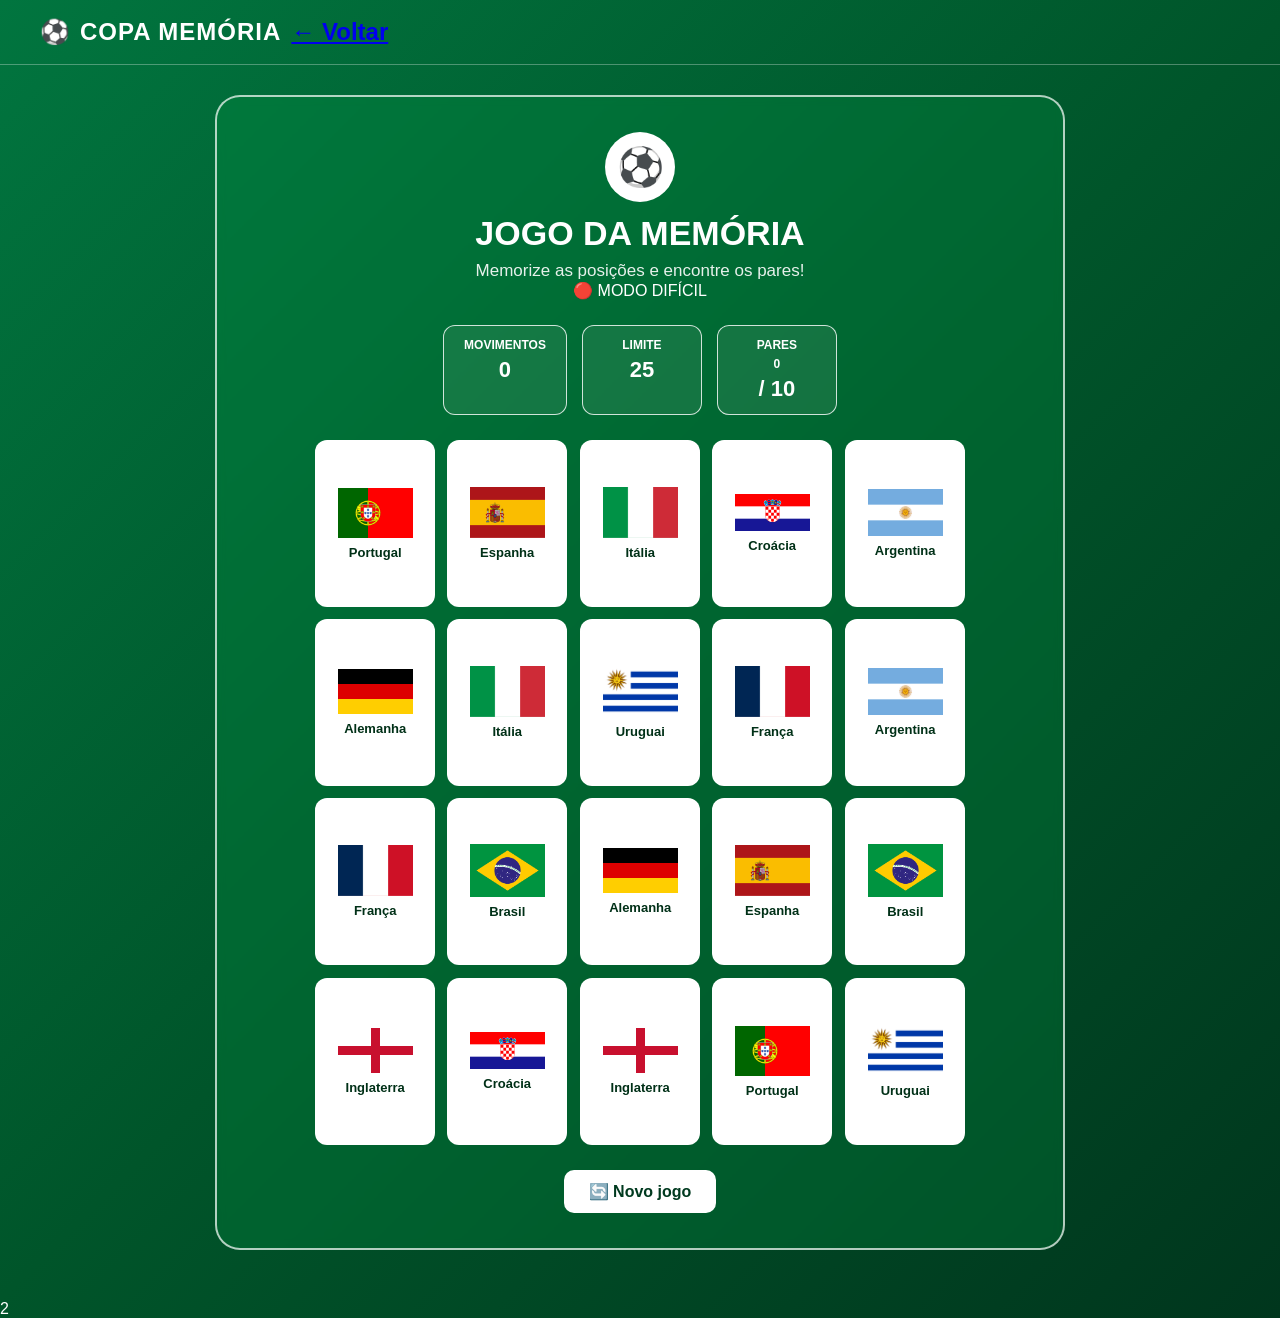
<file: dificil.html>
<!DOCTYPE html>
<html lang="pt-BR">
<head>
    <meta charset="UTF-8">
    <meta name="viewport" content="width=device-width, initial-scale=1.0">

    <title>Copa Memória</title>

    <link rel="stylesheet" href="css/style.css">
</head>

<body>

    <header>

        <div class="logo">

            ⚽

            <span>COPA MEMÓRIA</span>

            <a href="./inicio.html" class="voltar">
                ← Voltar
            </a>

        </div>

    </header>


    <main>

        <section class="game-container">

            <div class="titulo">

                <div class="bola">
                    ⚽
                </div>

                <h1>JOGO DA MEMÓRIA</h1>

                <p> Memorize as posições e encontre os pares!</p>

                <span class="nivel nivel-dificil">
                    🔴 MODO DIFÍCIL
                </span>
            </div>


            <div class="informacoes">

                <div class="info-box">

                    <span>MOVIMENTOS</span>

                    <strong id="movimentos">
                        0
                    </strong>
                </div>


                <div class="info-box">

                    <span>LIMITE</span>
                    <strong>25</strong>
                </div>


                <div class="info-box">

                    <span>PARES</span>

                    <strong>

                        <span id="pares">
                            0
                        </span>

                        / 10
                    </strong>
                </div>
            </div>


            <p
                id="mensagem" class="mensagem"
            >
            </p>


            <div
                id="tabuleiro" class="tabuleiro"
            >
            </div>


            <button
                id="novoJogo" class="botao"
            >
                🔄 Novo jogo
            </button>
        </section>
    </main>


    <!-- CONTAGEM DE 5 SEGUNDOS -->

    <div
        id="contagem" class="contagem"
    >

        <div class="contagem-conteudo">

            <div
                id="numeroContagem" class="numero-contagem"
            >
                5
            </div>

        </div>
    </div>


    <!-- PERGUNTA -->

    <div
        id="modalPergunta"
        class="modal"
    >

        <div class="modal-content">

            <button
                id="fecharModal" class="fechar"
            >
                ×
            </button>

            <div id="perguntaConteudo"></div>
        </div>
    </div>


    <!-- FINAL -->

    <div
        id="modalFinal"
        class="modal"
    >

        <div class="modal-content">

            <div class="pergunta-imagem">
                🏆
            </div>

            <h2> Parabéns!</h2>

            <p class="pergunta"> Você conseguiu encontrar todos os pares! </p>

            <p>
                Movimentos:
                <strong id="movimentosFinal">
                    0
                </strong>
            </p>

            <button
                id="jogarNovamente"
                class="botao"
            >
                Jogar novamente
            </button>
        </div>
    </div>


    <script src="js/dificil.js"></script>

</body>

</html>
</file>
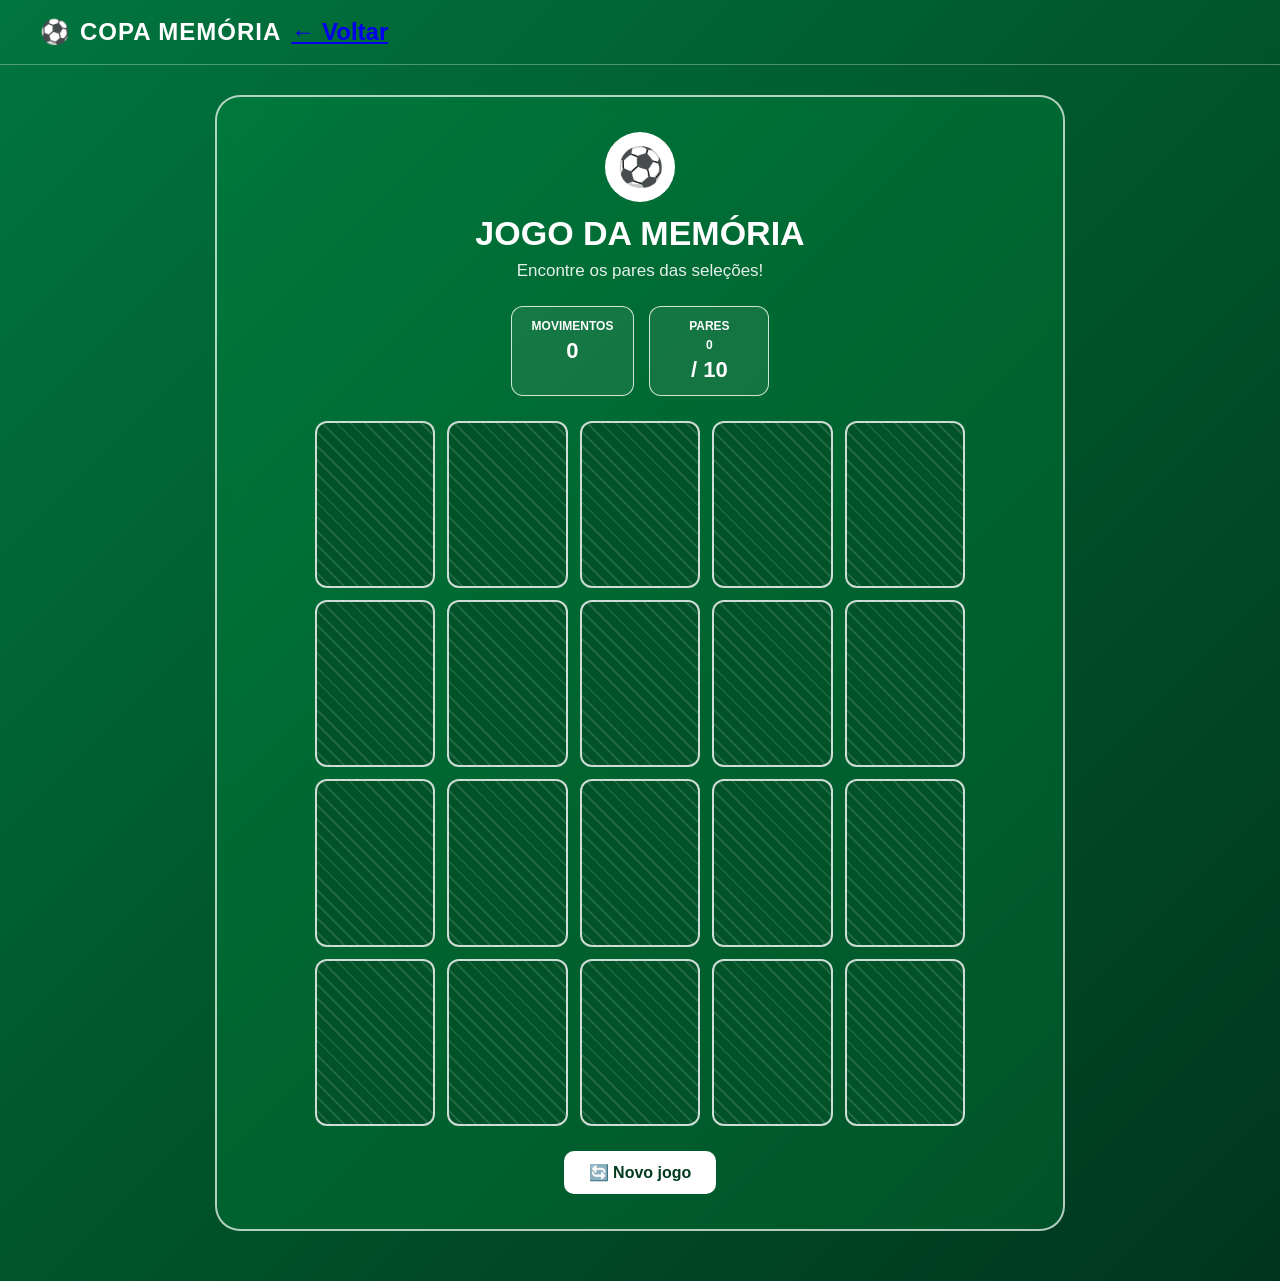
<file: facil.html>
<!DOCTYPE html>
<html lang="pt-BR">
<head>
    <meta charset="UTF-8">
    <meta name="viewport" content="width=device-width, initial-scale=1.0">

    <title>Copa Memória</title>

    <link rel="stylesheet" href="css/style.css">
</head>

<body>

    <header>
        <div class="logo">
            ⚽
            <span>COPA MEMÓRIA</span>

            
            <a href="./inicio.html" class="voltar">
                ← Voltar
            </a>
        </div>
    </header>

    <main>

        <section class="game-container">

            <div class="titulo">
                <div class="bola">⚽</div>

                <h1>JOGO DA MEMÓRIA</h1>

                <p>Encontre os pares das seleções!</p>
            </div>

            <div class="informacoes">

                <div class="info-box">
                    <span>MOVIMENTOS</span>
                    <strong id="movimentos">0</strong>
                </div>

                <div class="info-box">
                    <span>PARES</span>
                    <strong>
                        <span id="pares">0</span> / 10
                    </strong>
                </div>

            </div>

            <div id="tabuleiro" class="tabuleiro"></div>

            <button id="novoJogo" class="botao">
                🔄 Novo jogo
            </button>

        </section>

    </main>

    <!-- Modal da pergunta -->
    <div id="modalPergunta" class="modal">

        <div class="modal-content">

            <button id="fecharModal" class="fechar">
                ×
            </button>

            <div id="perguntaConteudo"></div>

        </div>

    </div>

    <!-- Tela final -->
    <div id="modalFinal" class="modal">

        <div class="modal-content final">

            <div class="trofeu">
                🏆
            </div>

            <h2>Parabéns!</h2>

            <p>Você encontrou todos os pares!</p>

            <p>
                Movimentos:
                <strong id="movimentosFinal">0</strong>
            </p>

            <button id="jogarNovamente" class="botao">
                Jogar novamente
            </button>

        </div>

    </div>

    <script src="js/facil.js"></script>

</body>
</html>
</file>
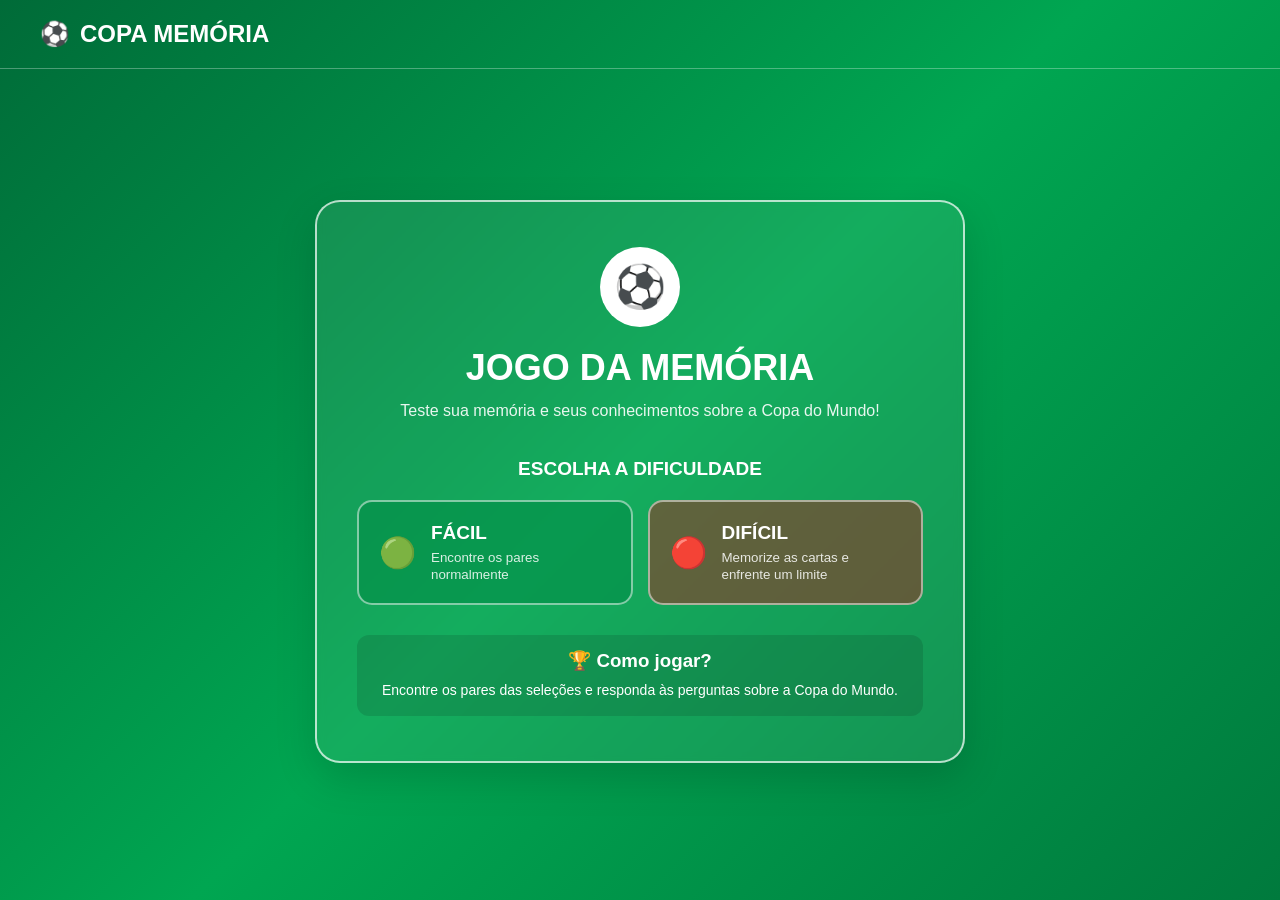
<file: inicio.html>
<!DOCTYPE html>
<html lang="pt-BR">

<head>
    <meta charset="UTF-8">

    <meta name="viewport" content="width=device-width, initial-scale=1.0">

    <title>Copa Memória</title>

    <link rel="stylesheet" href="css/inicio.css">
</head>

<body>

    <header class="cabecalho">

        <div class="logo">
            ⚽
            <span>COPA MEMÓRIA</span>
        </div>

    </header>


    <main class="inicio">

        <section class="menu">

            <div class="bola">
                ⚽
            </div>

            <h1>JOGO DA MEMÓRIA</h1>

            <p class="subtitulo">
                Teste sua memória e seus conhecimentos sobre a Copa do Mundo!
            </p>


            <div class="escolha">

                <h2>ESCOLHA A DIFICULDADE</h2>

                <div class="dificuldades">

                    <a href="./facil.html" class="botao-dificuldade facil">

                        <span>🟢</span>

                        <div>
                            <strong>FÁCIL</strong>

                            <small>
                                Encontre os pares normalmente
                            </small>
                        </div>
                    </a>


                    <a href="./dificil.html" class="botao-dificuldade dificil">

                        <span>🔴</span>

                        <div>
                            <strong>DIFÍCIL</strong>
                            <small> Memorize as cartas e enfrente um limite </small>
                            
                        </div>
                    </a>
                </div>
            </div>


            <div class="regras">

                <h3>🏆 Como jogar?</h3>

                <p> Encontre os pares das seleções e responda
                    às perguntas sobre a Copa do Mundo.</p>

            </div>
        </section>
    </main>

</body>

</html>
</file>
<file: css/style.css>
* {
    margin: 0;
    padding: 0;
    box-sizing: border-box;
}

body {
    font-family: Arial, Helvetica, sans-serif;
    min-height: 100vh;
    background: linear-gradient(135deg, #01753f, #00552a, #00361d);
    color: white;
}

/* CABEÇALHO */

header {
    width: 100%;
    padding: 18px 40px;
    border-bottom: 1px solid rgba(255,255,255,0.3);
}

.logo {
    display: flex;
    align-items: center;
    gap: 10px;
    font-size: 24px;
    font-weight: bold;
}

.logo span {
    letter-spacing: 1px;
}

/* CONTAINER */

main {
    display: flex;
    justify-content: center;
    padding: 30px 15px 50px;
}

.game-container {
    width: 100%;
    max-width: 850px;
    padding: 35px;
    border: 2px solid rgba(255,255,255,0.7);
    border-radius: 25px;
    background: rgba(0,150,70,0.25);
    backdrop-filter: blur(5px);
    text-align: center;
}

/* TÍTULO */

.titulo {
    margin-bottom: 25px;
}

.bola {
    width: 70px;
    height: 70px;
    margin: 0 auto 12px;
    display: flex;
    align-items: center;
    justify-content: center;
    background: white;
    color: #016131;
    border-radius: 50%;
    font-size: 38px;
}

.titulo h1 {
    font-size: 34px;
    margin-bottom: 8px;
}

.titulo p {
    font-size: 17px;
    opacity: 0.9;
}

/* INFORMAÇÕES */

.informacoes {
    display: flex;
    justify-content: center;
    gap: 15px;
    margin-bottom: 25px;
}

.info-box {
    min-width: 120px;
    padding: 12px 20px;
    border: 1px solid rgba(255,255,255,0.8);
    border-radius: 12px;
    background: rgba(255,255,255,0.08);
}

.info-box span {
    display: block;
    font-size: 12px;
    font-weight: bold;
    margin-bottom: 5px;
}

.info-box strong {
    font-size: 22px;
}

/* TABULEIRO */

.tabuleiro {
    display: grid;
    grid-template-columns: repeat(5, 1fr);
    gap: 12px;
    max-width: 650px;
    margin: auto;
}

/* CARTAS */

.carta {
    aspect-ratio: 0.72;
    perspective: 1000px;
    cursor: pointer;
}

.carta-inner {
    width: 100%;
    height: 100%;
    position: relative;
    transition: transform 0.6s;
    transform-style: preserve-3d;
}

.carta.virada .carta-inner {
    transform: rotateY(180deg);
}

.carta-frente,
.carta-verso {
    position: absolute;
    width: 100%;
    height: 100%;
    backface-visibility: hidden;
    border-radius: 12px;
    border: 2px solid rgba(255,255,255,0.8);
}

/* VERSO */

.carta-verso {
    background:
        repeating-linear-gradient(
            45deg,
            transparent,
            transparent 8px,
            rgba(255,255,255,0.12) 8px,
            rgba(255,255,255,0.12) 10px
        ),
        #015228;

    display: flex;
    align-items: center;
    justify-content: center;
    font-size: 30px;
}

/* FRENTE */

.carta-frente {
    background: white;
    transform: rotateY(180deg);
    display: flex;
    flex-direction: column;
    align-items: center;
    justify-content: center;
    padding: 8px;
    color: #003017;
}

.carta-frente img {
    width: 75%;
    max-height: 65%;
    object-fit: contain;
    margin-bottom: 7px;
}

.carta-frente span {
    font-size: 13px;
    font-weight: bold;
}

/* PAR ENCONTRADO */

.carta.encontrada .carta-frente {
    border: 3px solid #ffe600;
}

/* BOTÃO */

.botao {
    margin-top: 25px;
    padding: 12px 25px;
    border: none;
    border-radius: 10px;
    background: white;
    color: #003a1f;
    font-size: 16px;
    font-weight: bold;
    cursor: pointer;
}

.botao:hover {
    transform: scale(1.05);
    background: #f0f0f0;
}

/* MODAL */

.modal {
    position: fixed;
    inset: 0;
    background: rgba(0,0,0,0.65);
    display: none;
    align-items: center;
    justify-content: center;
    padding: 20px;
    z-index: 1000;
}

.modal.ativo {
    display: flex;
}

.modal-content {
    width: 100%;
    max-width: 500px;
    background: white;
    color: #222;
    border-radius: 20px;
    padding: 30px;
    text-align: center;
    position: relative;
    animation: aparecer 0.3s ease;
}

@keyframes aparecer {
    from {
        opacity: 0;
        transform: scale(0.8);
    }

    to {
        opacity: 1;
        transform: scale(1);
    }
}

.fechar {
    position: absolute;
    top: 10px;
    right: 15px;
    border: none;
    background: none;
    font-size: 30px;
    cursor: pointer;
    color: #555;
}

.pergunta-imagem {
    width: 80px;
    height: 80px;
    object-fit: contain;
    margin-bottom: 10px;
}

.modal-content h2 {
    color: #014224;
    margin-bottom: 15px;
}

.pergunta {
    font-size: 19px;
    font-weight: bold;
    margin-bottom: 20px;
}

.opcoes {
    display: grid;
    gap: 10px;
}

.opcao {
    padding: 12px;
    border: 2px solid #008f4c;
    border-radius: 10px;
    background: white;
    color: #008f4c;
    cursor: pointer;
    font-size: 16px;
    font-weight: bold;
}

.opcao:hover {
    background: #008f4c;
    color: white;
}

/* RESULTADO */

.resultado {
    margin-top: 15px;
    padding: 12px;
    border-radius: 10px;
    font-weight: bold;
}

.correto {
    background: #d4edda;
    color: #155724;
}

.errado {
    background: #f8d7da;
    color: #721c24;
}

.curiosidade {
    margin-top: 15px;
    padding: 12px;
    background: #fff8d6;
    border-radius: 10px;
    color: #664d00;
    font-size: 14px;
}

/* TELA FINAL */

.trofeu {
    font-size: 65px;
    margin-bottom: 10px;
}

.final h2 {
    font-size: 30px;
    color: #036336;
    margin-bottom: 10px;
}

.final p {
    margin-bottom: 10px;
    font-size: 17px;
}

/* RESPONSIVO */

@media (max-width: 700px) {
    header {
        padding: 15px 20px;
    }

    .logo {
        font-size: 20px;
    }

    .game-container {
        padding: 20px 15px;
    }

    .titulo h1 {
        font-size: 27px;
    }

    .tabuleiro {
        grid-template-columns: repeat(4, 1fr);
        gap: 8px;
    }

    .carta-frente span {
        font-size: 10px;
    }
}

@media (max-width: 450px) {
    .tabuleiro {
        grid-template-columns: repeat(3, 1fr);
    }

    .informacoes {
        gap: 8px;
    }

    .info-box {
        min-width: 100px;
        padding: 10px;
    }

    .info-box strong {
        font-size: 18px;
    }
}
</file>
<file: css/inicio.css>
* {
    margin: 0;
    padding: 0;
    box-sizing: border-box;
}


body {  

    min-height: 100vh;
    font-family: Arial, Helvetica, sans-serif;
    color: white;
    background:
        linear-gradient(
            135deg,
            #006b38,
            #00a651,
            #007a3d
        );
}


/* CABEÇALHO */

.cabecalho {

    width: 100%;
    padding: 20px 40px;
    border-bottom: 1px solid rgba(255,255,255,0.3);
}


.logo {

    display: flex;
    align-items: center;
    gap: 10px;
    font-size: 24px;
    font-weight: bold;
}


/* PÁGINA INICIAL */

.inicio {

    min-height: calc(100vh - 75px);
    display: flex;
    align-items: center;
    justify-content: center;
    padding: 30px 15px;
}


.menu {

    width: 100%;
    max-width: 650px;
    padding: 45px 40px;
    text-align: center;
    border: 2px solid rgba(255,255,255,0.7);
    border-radius: 25px;
    background: rgba(255,255,255,0.08);
    backdrop-filter: blur(5px);
    box-shadow:
        0 15px 40px rgba(0,0,0,0.15);
}


/* BOLA */

.bola {

    width: 80px;
    height: 80px;
    margin: 0 auto 20px;
    display: flex;
    align-items: center;
    justify-content: center;
    border-radius: 50%;
    background: white;
    color: #008f4c;
    font-size: 42px;
}


.menu h1 {

    font-size: 36px;
    margin-bottom: 10px;
}


.subtitulo {

    max-width: 500px;
    margin: auto;
    line-height: 1.5;
    opacity: 0.9;
}


/* ESCOLHA */

.escolha {
    margin-top: 35px;
}


.escolha h2 {

    font-size: 19px;
    margin-bottom: 20px;
}


.dificuldades {

    display: grid;
    grid-template-columns: 1fr 1fr;
    gap: 15px;
}


.botao-dificuldade {

    text-decoration: none;
    color: white;
    display: flex;
    align-items: center;
    gap: 15px;
    padding: 20px;
    border-radius: 15px;
    text-align: left;
    transition: 0.25s;
    border: 2px solid rgba(255,255,255,0.5);
}


.botao-dificuldade:hover {

    transform: translateY(-4px);
    border-color: white;
}


.botao-dificuldade > span {
    font-size: 30px;
}


.botao-dificuldade strong {

    display: block;
    font-size: 19px;
    margin-bottom: 5px;
}


.botao-dificuldade small {

    display: block;
    line-height: 1.3;
    opacity: 0.85;
}


.botao-dificuldade.facil {
    background: rgba(0,140,70,0.6);
}


.botao-dificuldade.dificil {
    background: rgba(170,30,30,0.5);
}


/* REGRAS */

.regras {

    margin-top: 30px;
    padding: 15px;
    border-radius: 12px;
    background: rgba(0,0,0,0.12);
}


.regras h3 {
    margin-bottom: 8px;
}


.regras p {

    font-size: 14px;
    line-height: 1.5;
}


/* RESPONSIVO */

@media (max-width: 600px) {

    .cabecalho {
        padding: 15px 20px;
    }

    .menu {
        padding: 30px 20px;
    }

    .menu h1 {
        font-size: 28px;
    }

    .dificuldades {
        grid-template-columns: 1fr;
    }
}
</file>
